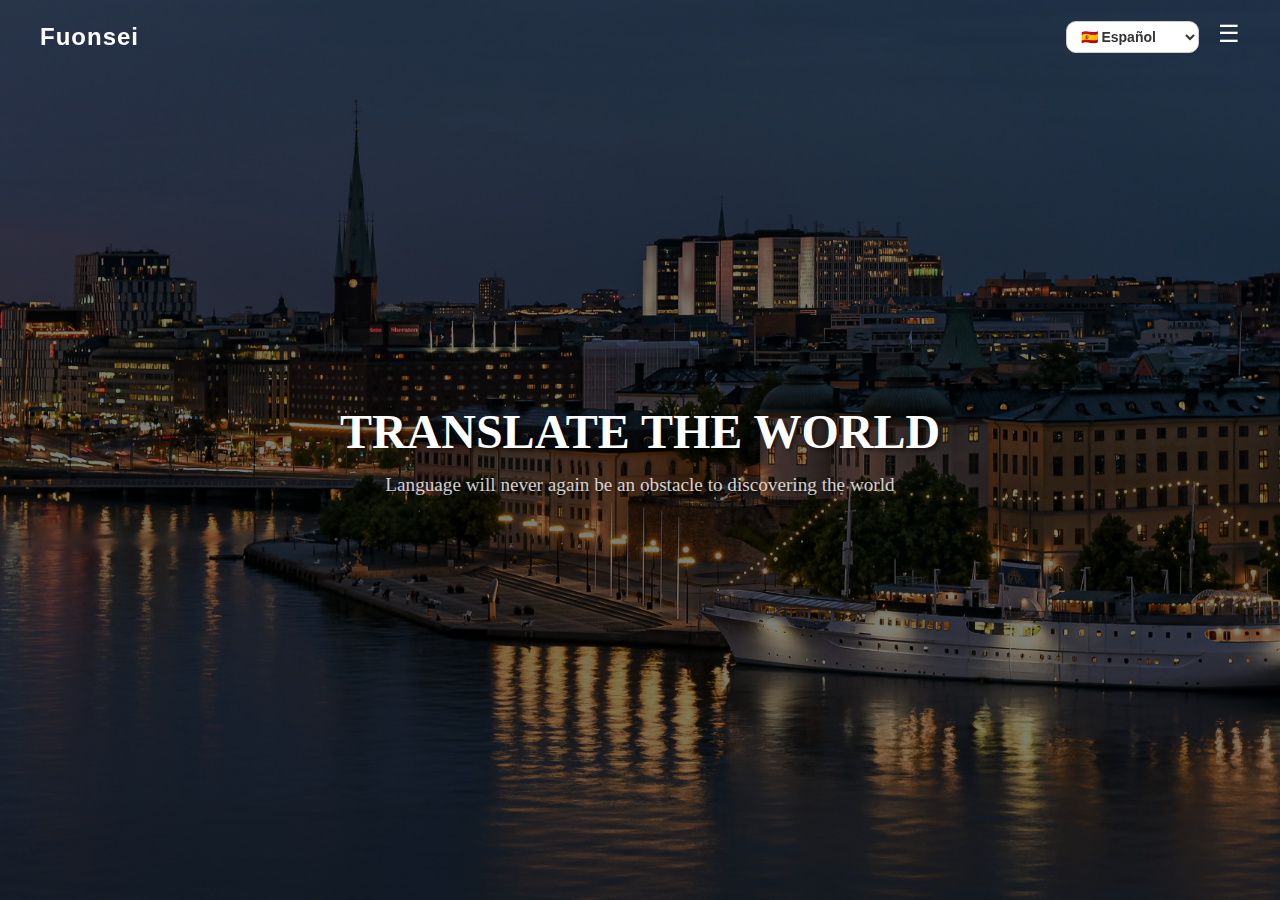
<file: index.html>
<!DOCTYPE html>
<html lang="es">
<head>
  <meta charset="UTF-8" />
  <meta name="viewport" content="width=device-width, initial-scale=1.0"/>
  <title data-i18n="title">Fuonsei</title>
  <link rel="stylesheet" href="style.css" />
  <style>
    /* Estilo para el selector de idiomas */
    #languageSwitcher {
      background-color: white;
      border-radius: 10px;
      padding: 6px 10px;
      border: 1px solid #ccc;
      font-size: 14px;
      font-weight: bold;
      color: #333;
      outline: none;
      cursor: pointer;
    }

    #languageSwitcher option {
      font-weight: normal;
    }
  </style>
</head>
<body>

<header class="top-nav">
  <div class="logo" data-i18n="logo">Fuonsei</div>
  <nav class="main-menu"></nav> <!-- Menú limpio -->
  <div class="actions">
    <button class="lang-btn"></button> <!-- Ya sin el 🌐 -->
    <select id="languageSwitcher" aria-label="Selector de idioma">
      <option value="es">🇪🇸 Español</option>
      <option value="en">🇬🇧 English</option>
      <option value="fr">🇫🇷 Français</option>
      <option value="it">🇮🇹 Italiano</option>
      <option value="pt">🇵🇹 Português</option>
      <option value="ja">🇯🇵 日本語</option>
      <option value="zh">🇨🇳 中文</option>
    </select>
    <button class="menu-toggle">☰</button>
  </div>
</header>

<main class="hero" id="home">
  <div class="slideshow">
    <div class="slide slide1"></div>
    <div class="slide slide2"></div>
    <div class="slide slide3"></div>
    <div class="slide slide4"></div>
    <div class="slide slide5"></div>
    <div class="slide slide6"></div>
    <div class="slide slide7"></div>
    <div class="slide slide8"></div>
    <div class="slideshow-overlay"></div>
  </div>
  <h2 class="subtitle" data-i18n="subtitle">TRADUCE EL MUNDO</h2>
  <p class="subtext" data-i18n="subtext">El idioma nunca más será un obstáculo para conocer el mundo</p>
</main>

<aside class="side-menu" id="sideMenu">
  <div class="side-content">
    <div class="side-header">
      <div class="side-logo" data-i18n="logo">Fuonsei</div>
      <button class="close-btn" id="closeMenu">✕</button>
    </div>
    <ul>
      <li><a href="index.html#home" data-i18n="menu.home">Home</a></li>
      <li><a href="about.html" data-i18n="menu.about">Acerca de</a></li>
      <li><a href="voice.html" target="_self" data-i18n="menu.voice">Traducción Vocal</a></li>
      <li><a href="written.html" target="_self" data-i18n="menu.written">Traducción Escrita</a></li>
      <li><a href="#share" data-i18n="menu.share">Compartir</a></li>
      <li><a href="contact.html" data-i18n="menu.contact">Contacto</a></li>
    </ul>
  </div>
</aside>

<div class="overlay" id="overlay"></div>

<script>
  const toggleBtn = document.querySelector('.menu-toggle');
  const closeBtn = document.getElementById('closeMenu');
  const sideMenu = document.getElementById('sideMenu');
  const overlay = document.getElementById('overlay');

  const openMenu = () => {
    sideMenu.classList.add('open');
    overlay.classList.add('show');
  };

  const closeMenu = () => {
    sideMenu.classList.remove('open');
    overlay.classList.remove('show');
  };

  toggleBtn.addEventListener('click', openMenu);
  closeBtn.addEventListener('click', closeMenu);
  overlay.addEventListener('click', closeMenu);

  // Cerrar menú al hacer clic en un link
  document.querySelectorAll('.side-menu ul li a').forEach(link => {
    link.addEventListener('click', () => {
      sideMenu.classList.remove('open');
      overlay.classList.remove('show');
    });
  });

  // Función de compartir
  document.querySelector('a[href="#share"]').addEventListener("click", async (e) => {
    e.preventDefault();

    const shareUrl = "https://mi-fuonsei-app.com"; // Cambialo por tu URL real
    const shareData = {
      title: "Fuonsei - Traducí el mundo",
      text: "Probá Fuonsei, el traductor que rompe las barreras del idioma.",
      url: shareUrl
    };

    if (navigator.share) {
      try {
        await navigator.share(shareData);
        console.log("Compartido con éxito");
      } catch (err) {
        console.warn("Error al compartir:", err);
      }
    } else {
      try {
        await navigator.clipboard.writeText(shareUrl);
        alert("🔗 Enlace copiado al portapapeles");
      } catch (err) {
        alert("⚠️ No se pudo copiar el enlace");
      }
    }
  });

  // Cambio de idioma manual con el selector
  document.getElementById("languageSwitcher").addEventListener("change", (e) => {
    const selectedLang = e.target.value;
    setLanguage(selectedLang);
  });
</script>

<!-- Tu script de traducción personalizado -->
<script src="i18n.js"></script>

</body>
</html>
</file>
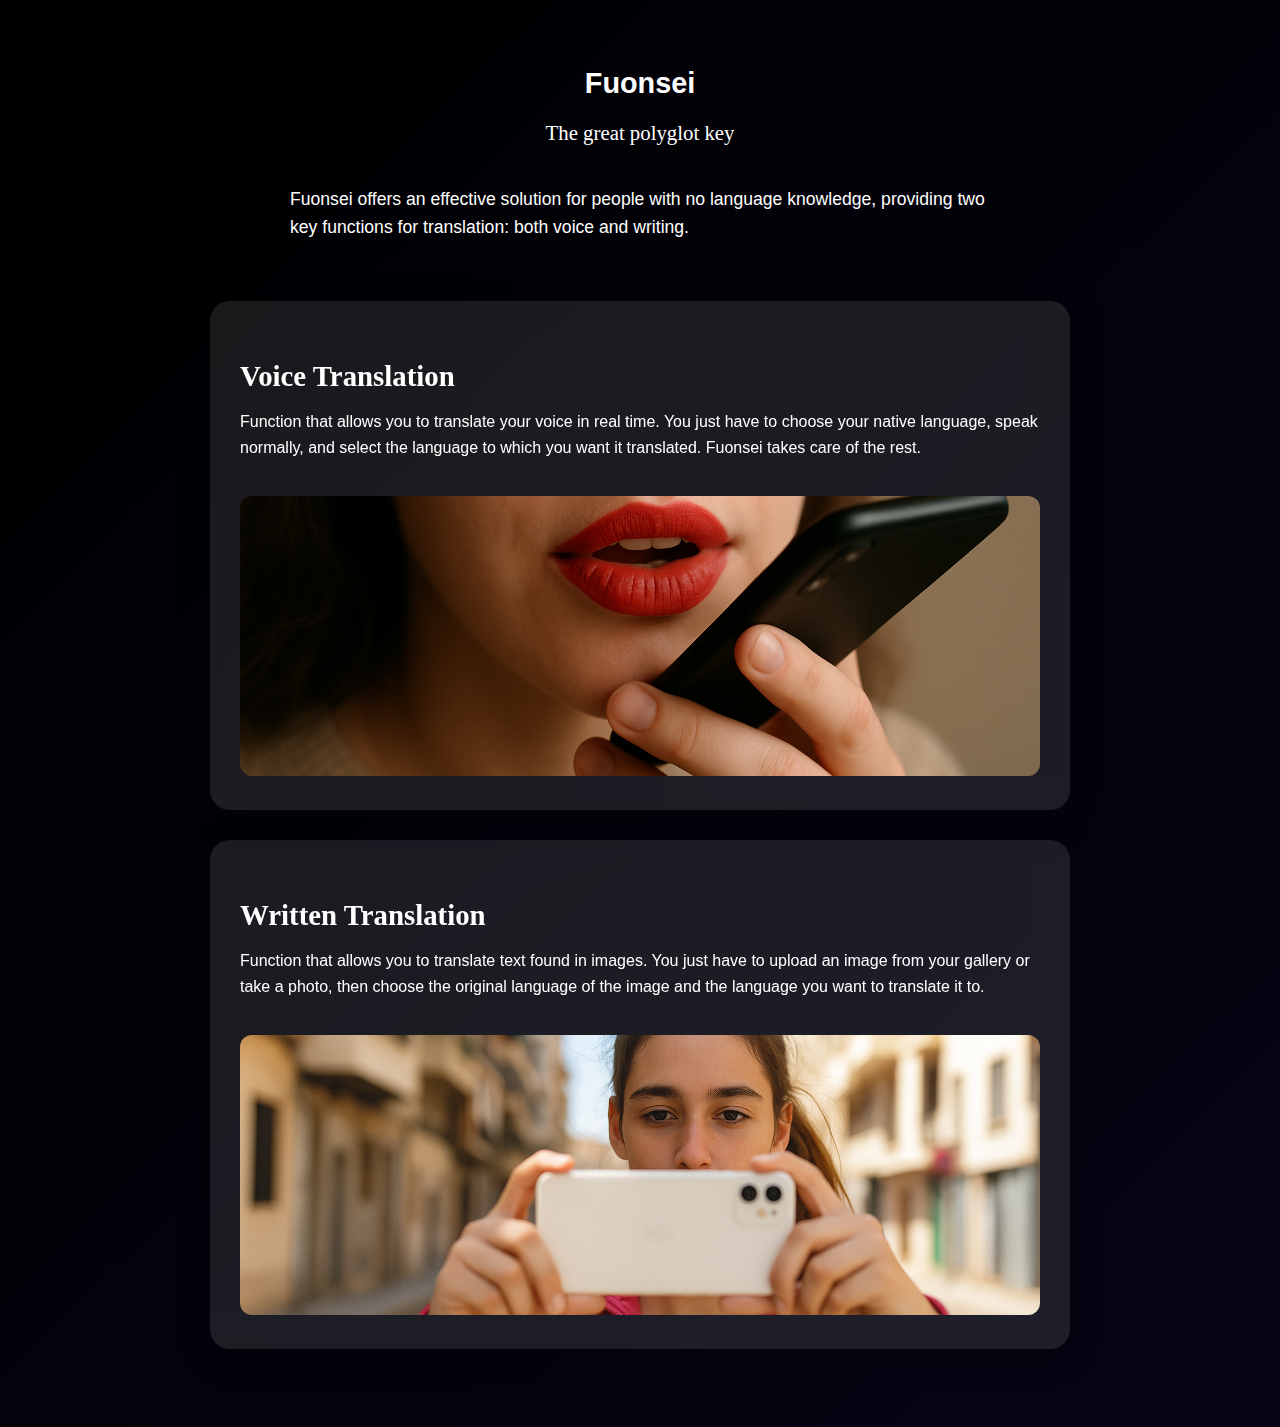
<file: about.html>
<!DOCTYPE html>
<html lang="es">
<head>
  <meta charset="UTF-8" />
  <meta name="viewport" content="width=device-width, initial-scale=1.0"/>
  <title data-i18n="title">Acerca de - Fuonsei</title>
  <style>
    body.about-background {
      background: linear-gradient(135deg, #000000, #0a0a2a, #000000);
      background-size: 400% 400%;
      min-height: 100vh;
      padding: 40px 20px;
      font-family: 'Arial', sans-serif;
      color: white;
    }

    .about-title {
      text-align: center;
      font-size: 1.8rem;
      font-weight: bold;
    }

    .about-subtitle {
      text-align: center;
      font-size: 1.3rem;
      font-family: 'noto', serif;
      font-weight: 300;
      margin-bottom: 40px;
    }

    .about-description {
      max-width: 700px;
      margin: 0 auto 60px auto;
      font-size: 1.1rem;
      font-weight: 300;
      line-height: 1.6;
      font-family: 'Arial', sans-serif;
      text-align: left;
    }

    .glass-box {
      max-width: 800px;
      margin: 30px auto;
      padding: 30px;
      background: rgba(255, 255, 255, 0.1);
      border-radius: 20px;
      backdrop-filter: blur(15px);
      -webkit-backdrop-filter: blur(15px);
      box-shadow: 0 8px 32px rgba(0,0,0,0.25);
    }

    .glass-box h3 {
      font-family: 'concertone', serif;
      font-size: 1.8rem;
      margin-bottom: 15px;
    }

    .glass-box p {
      font-size: 1rem;
      line-height: 1.6;
      font-family: 'Arial', sans-serif;
    }

    .about-image {
      margin-top: 20px;
      width: 100%;
      border-radius: 12px;
      max-height: 280px;
      object-fit: cover;
    }

    @media (max-width: 768px) {
      .about-title {
        font-size: 2.2rem;
      }

      .glass-box {
        padding: 20px;
      }

      .glass-box h3 {
        font-size: 1.5rem;
      }
    }
  </style>
</head>
<body class="about-background">

  <!-- HEADER limpio sin logo ni botón -->
  

  <!-- CONTENIDO PRINCIPAL -->
  <div class="container">
    <h1 class="about-title" data-i18n="about.title">Fuonsei</h1>
    <p class="about-subtitle" data-i18n="about.subtitle">La gran llave políglota</p>

    <p class="about-description" data-i18n="about.description">
      Fuonsei ofrece una solución eficaz para las personas que no cuentan con conocimientos en idiomas, otorgando dos funciones clave para traducir: tanto voz como escritura.
    </p>

    <div class="glass-box">
      <h3 data-i18n="about.vocal.title">Traducción Vocal</h3>
      <p data-i18n="about.vocal.text">
        Función que permite traducir tu voz en tiempo real. Solo tienes que elegir tu idioma nativo, hablar normalmente, y seleccionar a qué idioma quieres que se traduzca. Fuonsei se encargará del resto.
      </p>
      <img src="img/about1.png" alt="Traducción vocal" class="about-image">
    </div>

    <div class="glass-box">
      <h3 data-i18n="about.written.title">Traducción Escrita</h3>
      <p data-i18n="about.written.text">
        Función que permite traducir textos presentes en imágenes. Solo tienes que subir una imagen de tu galería o tomar una foto, y luego elegir el idioma original de la imagen y a qué idioma quieres traducirla.
      </p>
      <img src="img/about2.png" alt="Traducción escrita" class="about-image">
    </div>
  </div>

  <script>
    // Cambio de idioma manual con el selector
    document.getElementById("languageSwitcher").addEventListener("change", (e) => {
      const selectedLang = e.target.value;
      setLanguage(selectedLang);
    });
  </script>

  <!-- Tu script de traducción personalizado -->
  <script src="i18n.js"></script>

</body>
</html>
</file>
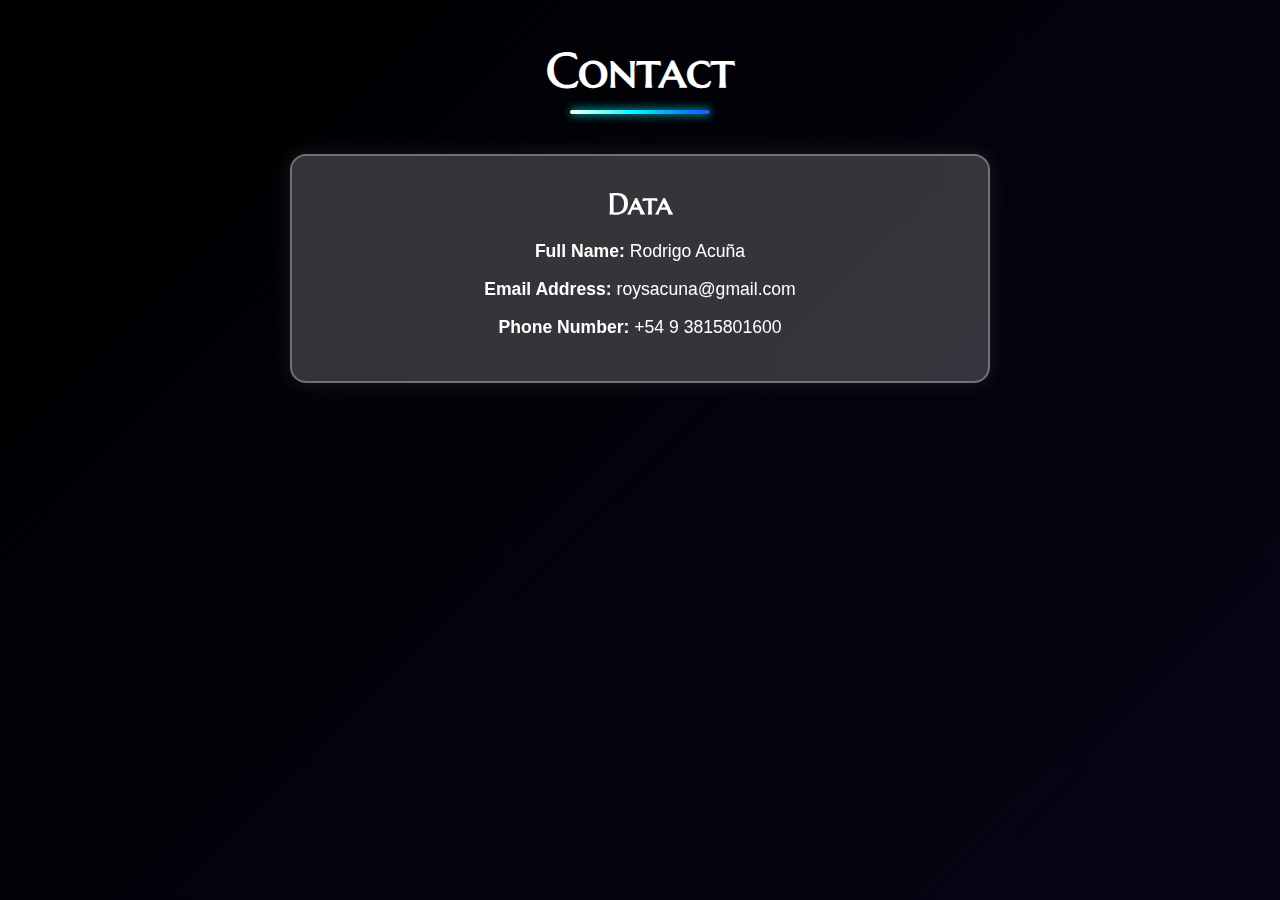
<file: contact.html>
<!DOCTYPE html>
<html lang="es">
<head>
  <meta charset="UTF-8" />
  <meta name="viewport" content="width=device-width, initial-scale=1.0"/>
  <title data-i18n="title">Contacto - Fuonsei</title>
  <link rel="stylesheet" href="style.css" />
  <style>
    body.about-background {
      background: linear-gradient(135deg, #000000, #0a0a2a, #000000);
      background-size: 400% 400%;
      min-height: 100vh;
      padding: 40px 20px;
      font-family: 'Arial', sans-serif;
      color: white;
    }

    h1 {
      text-align: center;
      font-family: 'marcellus', serif;
      font-size: 3rem;
      margin-bottom: 40px;
      position: relative;
    }

    h1::after {
      content: "";
      display: block;
      width: 140px;
      height: 4px;
      margin: 10px auto 0;
      background: linear-gradient(90deg, white, #00ffff, #007bff, #8000ff, #ff0000, #ff8000, #ffff00, #00ff00);
      background-size: 300%;
      border-radius: 2px;
      box-shadow: 0 0 10px #00ffff;
      animation: underlineFade 6s linear infinite alternate;
    }

    @keyframes underlineFade {
      0% { background-position: 0% 50%; }
      100% { background-position: 100% 50%; }
    }

    .glass-box {
      max-width: 700px;
      margin: 0 auto;
      padding: 30px;
      border-radius: 16px;
      background: rgba(255, 255, 255, 0.2);
      backdrop-filter: blur(16px);
      border: 2px solid rgba(255, 255, 255, 0.3);
      box-shadow: 0 0 20px rgba(255, 255, 255, 0.1);
      color: white;
      box-sizing: border-box;
    }

    .glass-box h3 {
      font-size: 1.8rem;
      margin-bottom: 15px;
      text-align: center;
      font-family: 'marcellus', serif;
    }

    .glass-box p {
      font-size: 1.1rem;
      margin: 10px 0;
      line-height: 1.6;
      text-align: center;
    }

    header {
      max-width: 700px;
      margin: 0 auto 20px auto;
      padding: 0 20px;
      display: flex;
      justify-content: flex-end;
    }

    #languageSwitcher {
      background: rgba(255, 255, 255, 0.1);
      border: none;
      color: white;
      font-size: 1rem;
      padding: 6px 10px;
      border-radius: 6px;
      cursor: pointer;
      backdrop-filter: blur(10px);
    }
  </style>
</head>
<body class="about-background">



  <h1 data-i18n="contact.title">Contacto</h1>

  <div class="glass-box">
    <h3 data-i18n="contact.data">Datos</h3>
    <p><strong data-i18n="contact.nameLabel">Nombre y Apellido:</strong> Rodrigo Acuña</p>
    <p><strong data-i18n="contact.emailLabel">Correo Electrónico:</strong> roysacuna@gmail.com</p>
    <p><strong data-i18n="contact.phoneLabel">Número Celular:</strong> +54 9 3815801600</p>
  </div>

  <script>
    document.getElementById("languageSwitcher").addEventListener("change", (e) => {
      const selectedLang = e.target.value;
      setLanguage(selectedLang);
    });
  </script>



  <script src="i18n.js"></script>
</body>
</html>
</file>
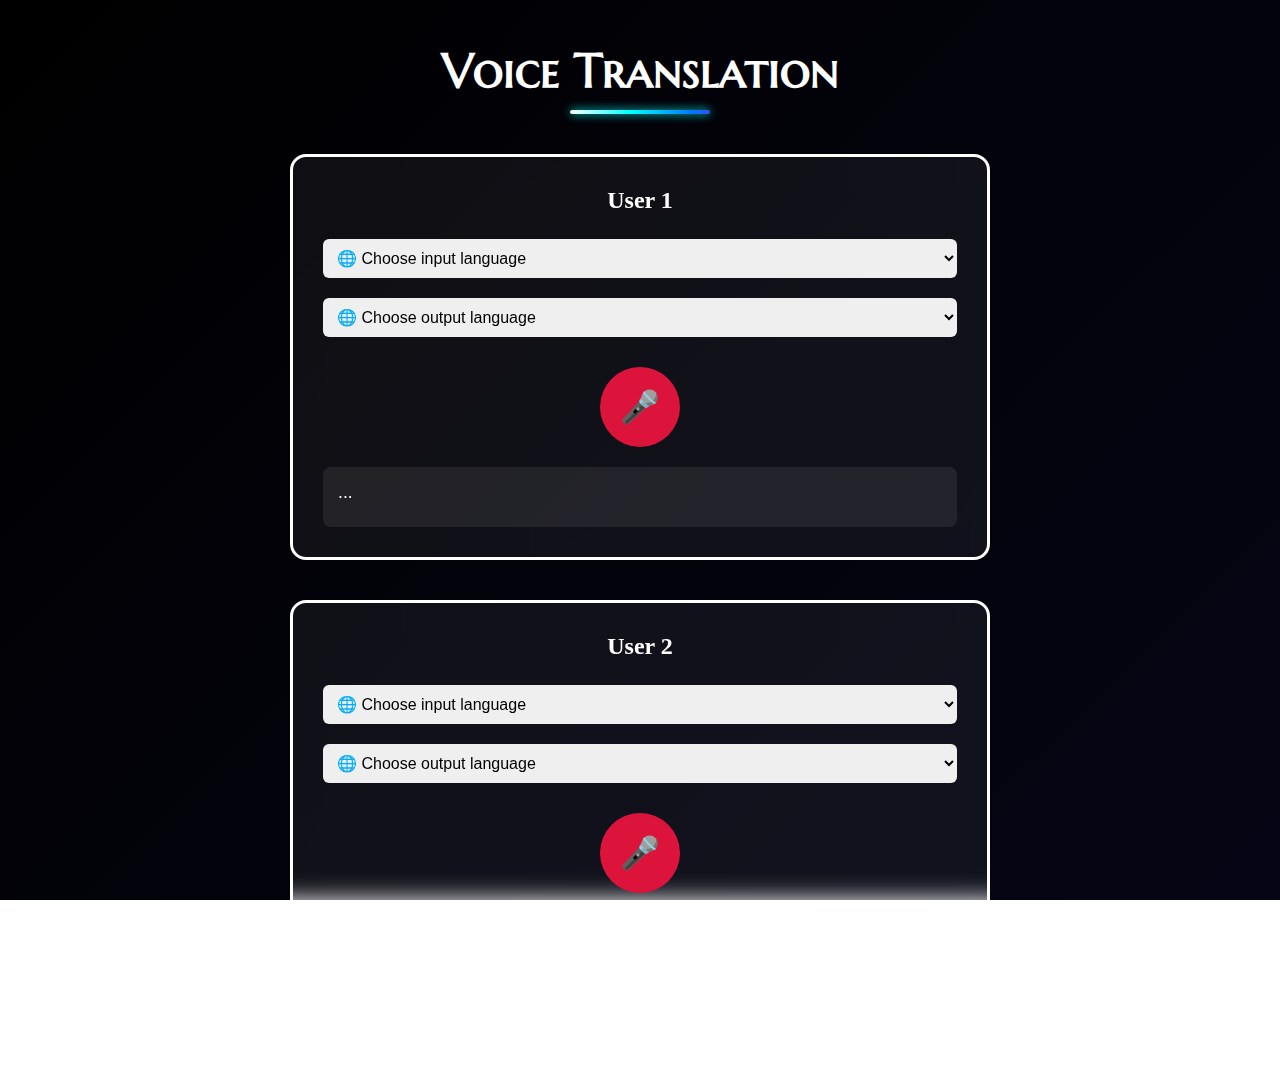
<file: voice.html>
<!DOCTYPE html>
<html lang="es">
<head>
  <meta charset="UTF-8" />
  <meta name="viewport" content="width=device-width, initial-scale=1.0"/>
  <title data-i18n="title">Traducción Vocal - Fuonsei</title>
  <link rel="stylesheet" href="style.css" />
  <style>
    body.about-background {
      background: linear-gradient(135deg, #000000, #0a0a2a, #000000);
      background-size: 400% 400%;
      min-height: 100vh;
      padding: 40px 20px;
      font-family: 'Arial', sans-serif;
      color: white;
    }

    h1 {
      text-align: center;
      font-family: 'marcellus', serif;
      font-size: 3rem;
      margin-bottom: 40px;
      position: relative;
    }

    h1::after {
      content: "";
      display: block;
      width: 140px;
      height: 4px;
      margin: 10px auto 0;
      background: linear-gradient(90deg, white, #00ffff, #007bff, #8000ff, #ff0000, #ff8000, #ffff00, #00ff00);
      background-size: 300%;
      border-radius: 2px;
      box-shadow: 0 0 10px #00ffff;
      animation: underlineFade 6s linear infinite alternate;
    }

    @keyframes underlineFade {
      0% { background-position: 0% 50%; }
      100% { background-position: 100% 50%; }
    }

    .section {
      max-width: 700px;
      margin: 40px auto;
      padding: 30px;
      border-radius: 16px;
      background: rgba(255,255,255,0.06);
      backdrop-filter: blur(12px);
      border: 3px solid white;
      animation: borderGlow 8s linear infinite;
    }

    @keyframes borderGlow {
      0%   { border-color: white;      box-shadow: 0 0 15px white; }
      12%  { border-color: #00ffff;    box-shadow: 0 0 15px #00ffff; }
      25%  { border-color: #0000ff;    box-shadow: 0 0 15px #0000ff; }
      37%  { border-color: #8000ff;    box-shadow: 0 0 15px #8000ff; }
      50%  { border-color: #ff0000;    box-shadow: 0 0 15px #ff0000; }
      62%  { border-color: #ff8000;    box-shadow: 0 0 15px #ff8000; }
      75%  { border-color: #ffff00;    box-shadow: 0 0 15px #ffff00; }
      87%  { border-color: #00ff00;    box-shadow: 0 0 15px #00ff00; }
      100% { border-color: white;      box-shadow: 0 0 15px white; }
    }

    .section h2 {
      text-align: center;
      font-size: 1.5rem;
      font-family: 'merienda', serif;
      margin-bottom: 15px;
    }

    .dropdown, .output {
      margin: 10px 0;
      width: 100%;
      font-size: 1rem;
      padding: 10px;
      border-radius: 6px;
      border: none;
    }

    .record-btn {
      margin: 20px auto;
      display: block;
      width: 80px;
      height: 80px;
      border-radius: 50%;
      background-color: crimson;
      color: white;
      font-size: 2rem;
      border: none;
      cursor: pointer;
      transition: background 0.3s;
    }

    .recording {
      background-color: darkred;
      animation: pulse 1.2s infinite;
    }

    @keyframes pulse {
      0%   { box-shadow: 0 0 0 0 rgba(255, 0, 0, 0.5); }
      70%  { box-shadow: 0 0 0 20px rgba(255, 0, 0, 0); }
      100% { box-shadow: 0 0 0 0 rgba(255, 0, 0, 0); }
    }

    .translation-text {
      margin-top: 20px;
      background: rgba(255,255,255,0.08);
      padding: 15px;
      border-radius: 8px;
      min-height: 60px;
      font-size: 1.1rem;
    }

    header {
      max-width: 700px;
      margin: 0 auto 20px auto;
      padding: 0 20px;
      display: flex;
      justify-content: flex-end;
    }

    #languageSwitcher {
      background: rgba(255, 255, 255, 0.1);
      border: none;
      color: white;
      font-size: 1rem;
      padding: 6px 10px;
      border-radius: 6px;
      cursor: pointer;
      backdrop-filter: blur(10px);
    }
  </style>
</head>
<body class="about-background">



  <h1 data-i18n="voice.title">Traducción Vocal</h1>

  <div class="section" id="section1">
    <h2 data-i18n="voice.user1">Usuario 1</h2>
    <select class="dropdown" id="inputLang1" aria-label="Idioma de entrada usuario 1">
      <option value="" disabled selected hidden data-i18n="voice.selectInput">🌐 Elegir idioma de entrada</option>
    </select>
    <select class="dropdown" id="outputLang1" aria-label="Idioma de salida usuario 1">
      <option value="" disabled selected hidden data-i18n="voice.selectOutput">🌐 Elegir idioma de salida</option>
    </select>
    <button class="record-btn" id="recordBtn1" aria-label="Grabar usuario 1">🎤</button>
    <div class="translation-text" id="translatedText1">...</div>
  </div>

  <div class="section" id="section2">
    <h2 data-i18n="voice.user2">Usuario 2</h2>
    <select class="dropdown" id="inputLang2" aria-label="Idioma de entrada usuario 2">
      <option value="" disabled selected hidden data-i18n="voice.selectInput">🌐 Elegir idioma de entrada</option>
    </select>
    <select class="dropdown" id="outputLang2" aria-label="Idioma de salida usuario 2">
      <option value="" disabled selected hidden data-i18n="voice.selectOutput">🌐 Elegir idioma de salida</option>
    </select>
    <button class="record-btn" id="recordBtn2" aria-label="Grabar usuario 2">🎤</button>
    <div class="translation-text" id="translatedText2">...</div>
  </div>

  <script>
    // Cambio de idioma con el selector
    document.getElementById("languageSwitcher").addEventListener("change", (e) => {
      const selectedLang = e.target.value;
      setLanguage(selectedLang);
    });
  </script>
  
  <script src="i18n.js"></script>
  <script src="voice.js"></script>
</body>
</html>
</file>
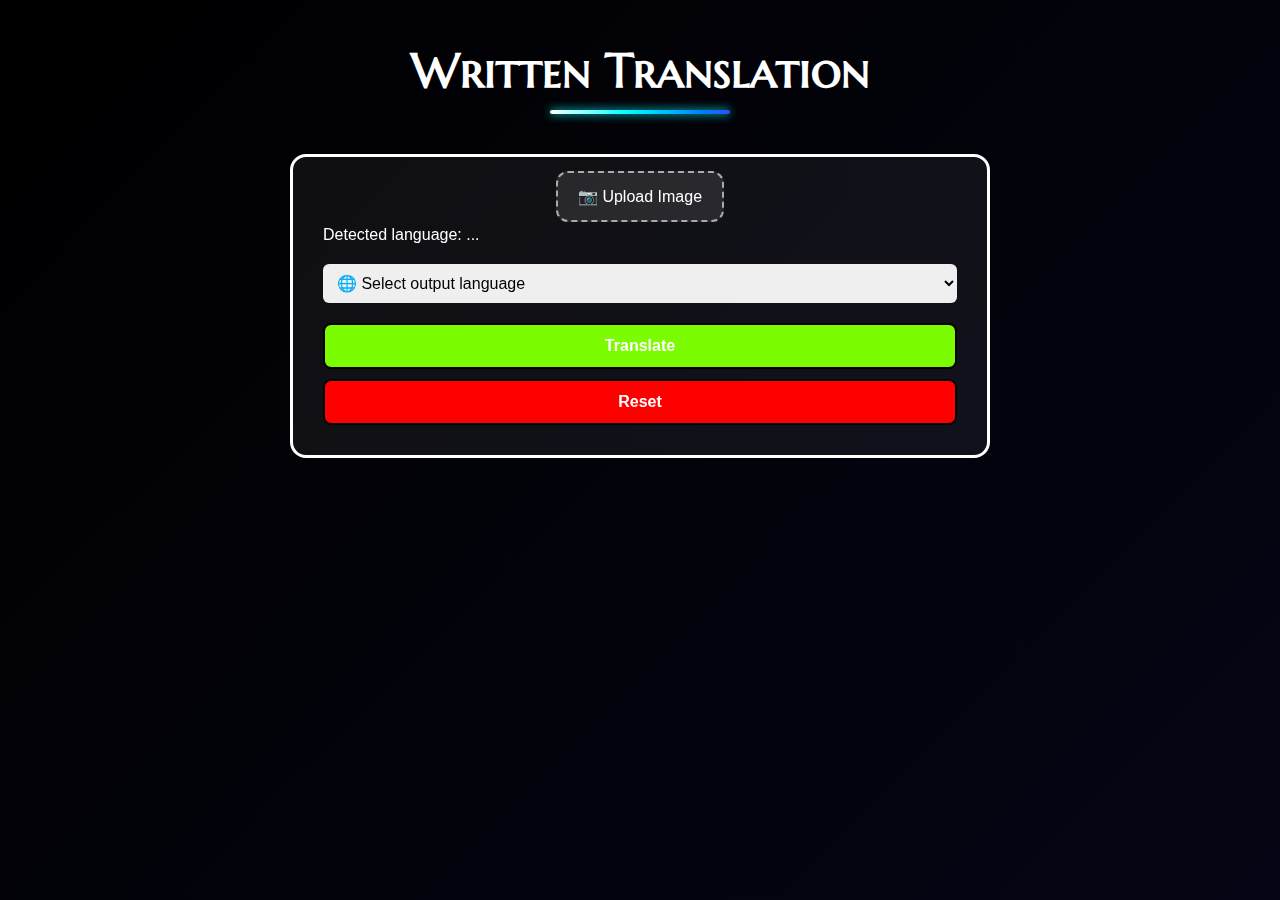
<file: written.html>
<!DOCTYPE html>
<html lang="es">
<head>
  <meta charset="UTF-8" />
  <meta name="viewport" content="width=device-width, initial-scale=1.0"/>
  <title data-i18n="title">Traducción Escrita - Fuonsei</title>
  <link rel="stylesheet" href="style.css" />
  <style>
    /* (Tu CSS exacto aquí, igual al que me pasaste) */
    body.about-background {
      background: linear-gradient(135deg, #000000, #0a0a2a, #000000);
      background-size: 400% 400%;
      min-height: 100vh;
      padding: 40px 20px;
      font-family: 'Arial', sans-serif;
      color: white;
    }
    h1 {
      text-align: center;
      font-family: 'marcellus', serif;
      font-size: 3rem;
      margin-bottom: 40px;
      position: relative;
    }
    h1::after {
      content: "";
      display: block;
      width: 180px;
      height: 4px;
      margin: 10px auto 0;
      background: linear-gradient(90deg, white, #00ffff, #007bff, #8000ff, #ff0000, #ff8000, #ffff00, #00ff00);
      background-size: 300%;
      border-radius: 2px;
      box-shadow: 0 0 10px #00ffff;
      animation: underlineFade 6s linear infinite alternate;
    }
    @keyframes underlineFade {
      0% { background-position: 0% 50%; }
      100% { background-position: 100% 50%; }
    }
    .section {
      max-width: 700px;
      margin: 0 auto;
      padding: 30px;
      border-radius: 16px;
      background: rgba(255,255,255,0.06);
      backdrop-filter: blur(12px);
      border: 3px solid white;
      animation: borderGlow 8s linear infinite;
      transition: max-height 0.4s ease;
    }
    @keyframes borderGlow {
      0%   { border-color: white;      box-shadow: 0 0 15px white; }
      12%  { border-color: #00ffff;    box-shadow: 0 0 15px #00ffff; }
      25%  { border-color: #0000ff;    box-shadow: 0 0 15px #0000ff; }
      37%  { border-color: #8000ff;    box-shadow: 0 0 15px #8000ff; }
      50%  { border-color: #ff0000;    box-shadow: 0 0 15px #ff0000; }
      62%  { border-color: #ff8000;    box-shadow: 0 0 15px #ff8000; }
      75%  { border-color: #ffff00;    box-shadow: 0 0 15px #ffff00; }
      87%  { border-color: #00ff00;    box-shadow: 0 0 15px #00ff00; }
      100% { border-color: white;      box-shadow: 0 0 15px white; }
    }
    .upload-area {
      text-align: center;
      margin-bottom: 20px;
    }
    .upload-btn {
      padding: 15px 20px;
      background-color: rgba(255,255,255,0.1);
      border: 2px dashed #aaa;
      border-radius: 12px;
      cursor: pointer;
      font-size: 1rem;
      color: white;
    }
    .info-text, .dropdown, .button {
      margin-top: 20px;
      font-size: 1rem;
      width: 100%;
    }
    .dropdown {
      padding: 10px;
      border-radius: 6px;
      border: none;
    }
    .hidden {
      display: none;
    }
    .button {
      padding: 12px;
      border: 2px solid black;
      border-radius: 8px;
      font-weight: bold;
      cursor: pointer;
    }
    .translate-btn {
      background-color: #7CFC00;
      color: white;
    }
    .reset-btn {
      background-color: red;
      color: white;
      margin-top: 10px;
    }
    .loader {
      margin: 20px auto;
      border: 6px solid #ccc;
      border-top: 6px solid #00ffff;
      border-radius: 50%;
      width: 40px;
      height: 40px;
      animation: spin 1s linear infinite;
    }
    @keyframes spin {
      0%   { transform: rotate(0deg); }
      100% { transform: rotate(360deg); }
    }
    .result-popup {
      position: fixed;
      top: 50%;
      left: 50%;
      transform: translate(-50%, -50%) scale(1);
      background: rgba(255,255,255,0.06);
      backdrop-filter: blur(12px);
      border: 3px solid #00ffff;
      padding: 20px;
      border-radius: 16px;
      width: 80%;
      max-width: 600px;
      color: white;
      font-size: 1.2rem;
      box-shadow: 0 0 15px #00ffff;
      z-index: 1000;
      max-height: 60vh;
      overflow-y: auto;
      transition: all 0.4s ease;
    }
    .close-popup {
      position: absolute;
      top: 10px;
      right: 15px;
      background: white;
      color: red;
      border: 2px solid white;
      border-radius: 50%;
      width: 30px;
      height: 30px;
      font-weight: bold;
      cursor: pointer;
    }
    .result-popup-text {
      text-shadow: 1px 1px 2px black;
    }
    #previewContainer {
      margin-top: 20px;
      text-align: center;
      border: 2px solid #00ffff;
      border-radius: 12px;
      padding: 10px;
      background: rgba(255, 255, 255, 0.1);
      max-height: 400px;
      overflow: auto;
    }
    #previewImage {
      max-width: 100%;
      border-radius: 12px;
      object-fit: contain;
    }
  </style>
</head>
<body class="about-background">
  <h1 data-i18n="title">Traducción Escrita</h1>

  <div class="section">
    <div class="upload-area">
      <label class="upload-btn" onclick="handleUpload()" data-i18n="uploadLabel">📷 Subir Imagen</label>
      <input type="file" id="imageInput" accept="image/*" capture="environment" style="display:none;" />
    </div>

    <div class="info-text" id="languageInfo" data-i18n="languageDetected">Idioma detectado: ...</div>

    <div id="fallbackLangContainer" class="hidden">
      <select class="dropdown" id="fallbackLang" aria-label="Seleccionar idioma de entrada">
        <option value="" data-i18n="selectInputLang">🌐 Seleccionar idioma de entrada</option>
        <option value="es">🇪🇸 Español</option>
        <option value="en">🇬🇧 English</option>
        <option value="fr">🇫🇷 Français</option>
        <option value="it">🇮🇹 Italiano</option>
        <option value="ru">🇷🇺 Русский</option>
        <option value="pl">🇵🇱 Polski</option>
        <option value="hi">🇮🇳 हिन्दी</option>
        <option value="de">🇩🇪 Deutsch</option>
        <option value="no">🇳🇴 Norsk</option>
        <option value="zh">🇨🇳 中文</option>
        <option value="ko">🇰🇷 한국어</option>
        <option value="nl">🇳🇱 Nederlands</option>
        <option value="pt">🇧🇷 Português</option>
        <option value="ja">🇯🇵 日本語</option>
        <option value="sv">🇸🇪 Svenska</option>
        <option value="ca">🇪🇸 Català</option>
        <option value="zh-tw">🇹🇼 繁體中文</option>
        <option value="he">🇮🇱 עברית</option>
        <option value="tr">🇹🇷 Türkçe</option>
      </select>
    </div>

    <select class="dropdown" id="outputLang" aria-label="Seleccionar idioma de salida">
      <option value="" disabled selected hidden data-i18n="selectOutputLang">🌐 Elegir idioma de salida</option>
      <option value="es">🇪🇸 Español</option>
      <option value="en">🇬🇧 English</option>
      <option value="fr">🇫🇷 Français</option>
      <option value="it">🇮🇹 Italiano</option>
      <option value="ru">🇷🇺 Русский</option>
      <option value="pl">🇵🇱 Polski</option>
      <option value="hi">🇮🇳 हिन्दी</option>
      <option value="de">🇩🇪 Deutsch</option>
      <option value="no">🇳🇴 Norsk</option>
      <option value="zh">🇨🇳 中文</option>
      <option value="ko">🇰🇷 한국어</option>
      <option value="nl">🇳🇱 Nederlands</option>
      <option value="pt">🇧🇷 Português</option>
      <option value="ja">🇯🇵 日本語</option>
      <option value="sv">🇸🇪 Svenska</option>
      <option value="ca">🇪🇸 Català</option>
      <option value="zh-tw">🇹🇼 繁體中文</option>
      <option value="he">🇮🇱 עברית</option>
      <option value="tr">🇹🇷 Türkçe</option>
    </select>

    <button class="button translate-btn" onclick="translateImage()" data-i18n="btnTranslate">Traducir</button>
    <button class="button reset-btn" onclick="location.reload()" data-i18n="btnReset">Reiniciar</button>

    <div id="loader" class="loader" style="display:none;"></div>

    <div id="previewContainer" class="hidden">
      <img id="previewImage" alt="Vista previa de la imagen subida" />
    </div>
  </div>

  <div id="resultPopup" class="result-popup" style="display:none;">
    <button class="close-popup" onclick="closePopup()">✕</button>
    <div class="result-popup-text" id="translatedResultText">...</div>
  </div>

  
  

  <!-- Scripts -->
  <script src="i18n.js"></script>
  <script src="written.js"></script>
</body>
</html>
</file>
<file: style.css>
@font-face {
  font-family: 'Cinzel';
  src: url(/lang/Cinzel-Medium.ttf);
  font-family: 'merienda';
  src: url(/lang/Merienda-Light.ttf);
  font-family: 'montserrat';
  src: url(/lang/MontserratAlternates-ExtraLight.ttf);
  font-family: 'noto';
  src: url(/lang/NotoSerifGeorgian-ExtraLight.ttf);
  font-family: 'concertone';
  src: url(/lang/ConcertOne-Regular.ttf);
  font-family: 'labrada';
  src: url(/lang/Labrada-Thin.ttf);
  font-family: 'marcellus';
  src: url(/lang/MarcellusSC-Regular.ttf);
}

* {
  margin: 0;
  padding: 0;
  box-sizing: border-box;
}

body, html {
  height: 100%;
  font-family: 'Arial', sans-serif;
  overflow-x: hidden;
  color: white;
}

/* SLIDESHOW DE IMÁGENES DE FONDO */
.slideshow {
  position: absolute;
  top: 0;
  left: 0;
  width: 100%;
  height: 100%;
  overflow: hidden;
  z-index: 0;
}

.slide {
  position: absolute;
  width: 100%;
  height: 100%;
  background-size: cover;
  background-position: center;
  opacity: 1; /* Ahora siempre visible */
  /* Se elimina la animación */
}

.slide1 { background-image: url('img/fondo1.jpg'); }

/* Ya no usamos animaciones, así que eliminamos esto:
@keyframes fade {
  0%   { opacity: 0; }
  5%   { opacity: 1; }
  15%  { opacity: 1; }
  20%  { opacity: 0; }
  100% { opacity: 0; }
} */

.slideshow-overlay {
  position: absolute;
  top: 0;
  left: 0;
  width: 100%;
  height: 100%;
  background: rgba(0,0,0,0.5);
  z-index: 1;
}

/* NAV SUPERIOR */
.top-nav {
  position: fixed;
  top: 0;
  width: 100%;
  padding: 20px 40px;
  display: flex;
  justify-content: space-between;
  align-items: center;
  z-index: 20;
  background: transparent;
}

.logo {
  font-size: 1.5rem;
  font-weight: bold;
  letter-spacing: 1px;
}

.main-menu a {
  margin: 0 15px;
  text-decoration: none;
  color: white;
  font-weight: 500;
  cursor: pointer;
}

.actions button {
  background: none;
  border: none;
  color: white;
  font-size: 1.5rem;
  margin-left: 15px;
  cursor: pointer;
}

/* HERO CENTRAL */
.hero {
  height: 100vh;
  display: flex;
  flex-direction: column;
  align-items: center;
  justify-content: center;
  text-align: center;
  position: relative;
  z-index: 2;
}

.subtitle {
  font-size: 3rem;
  z-index: 2;
  position: relative;
  text-shadow: 2px 2px 4px rgba(0,0,0,0.6);
  font-family: 'Cinzel', serif;
}

/* MENU DESLIZABLE */
.side-menu {
  position: fixed;
  right: -300px;
  top: 0;
  height: 100%;
  width: 300px;
  background: rgba(30, 30, 30, 0.5);
  backdrop-filter: blur(20px);
  transition: right 0.4s ease;
  z-index: 30;
}

.side-menu.open {
  right: 0;
}

.side-content {
  padding: 40px 20px;
}

.side-header {
  display: flex;
  justify-content: space-between;
  align-items: center;
}

.side-logo {
  font-size: 1.8rem;
  font-weight: bold;
}

.close-btn {
  background: none;
  border: none;
  color: white;
  font-size: 1.5rem;
  cursor: pointer;
}

.side-menu ul {
  list-style: none;
  margin-top: 30px;
}

.side-menu ul li {
  margin: 15px 0;
}

.side-menu ul li a {
  color: white;
  text-decoration: none;
  font-size: 1rem;
}

/* OVERLAY */
.overlay {
  position: fixed;
  top: 0;
  left: 0;
  height: 100vh;
  width: 100vw;
  background: rgba(0, 0, 0, 0.4);
  backdrop-filter: blur(2px);
  z-index: 10;
  opacity: 0;
  visibility: hidden;
  transition: all 0.3s ease;
}

.overlay.show {
  opacity: 1;
  visibility: visible;
}

.subtext {
  margin-top: 15px;
  font-size: 1.2rem;
  font-weight: 300;
  color: #f0f0f0;
  opacity: 0.85;
  text-shadow: 1px 1px 2px rgba(0,0,0,0.5);
  font-family: 'labrada', serif;
}

/* RESPONSIVE */
@media (max-width: 768px) {
  .subtitle {
    font-size: 2rem;
  }

  /* Comentá esta parte si querés mantener visible el menú en móviles
  .main-menu {
    display: none;
  }
  */

  .logo {
    font-size: 1.2rem;
  }
}
</file>
